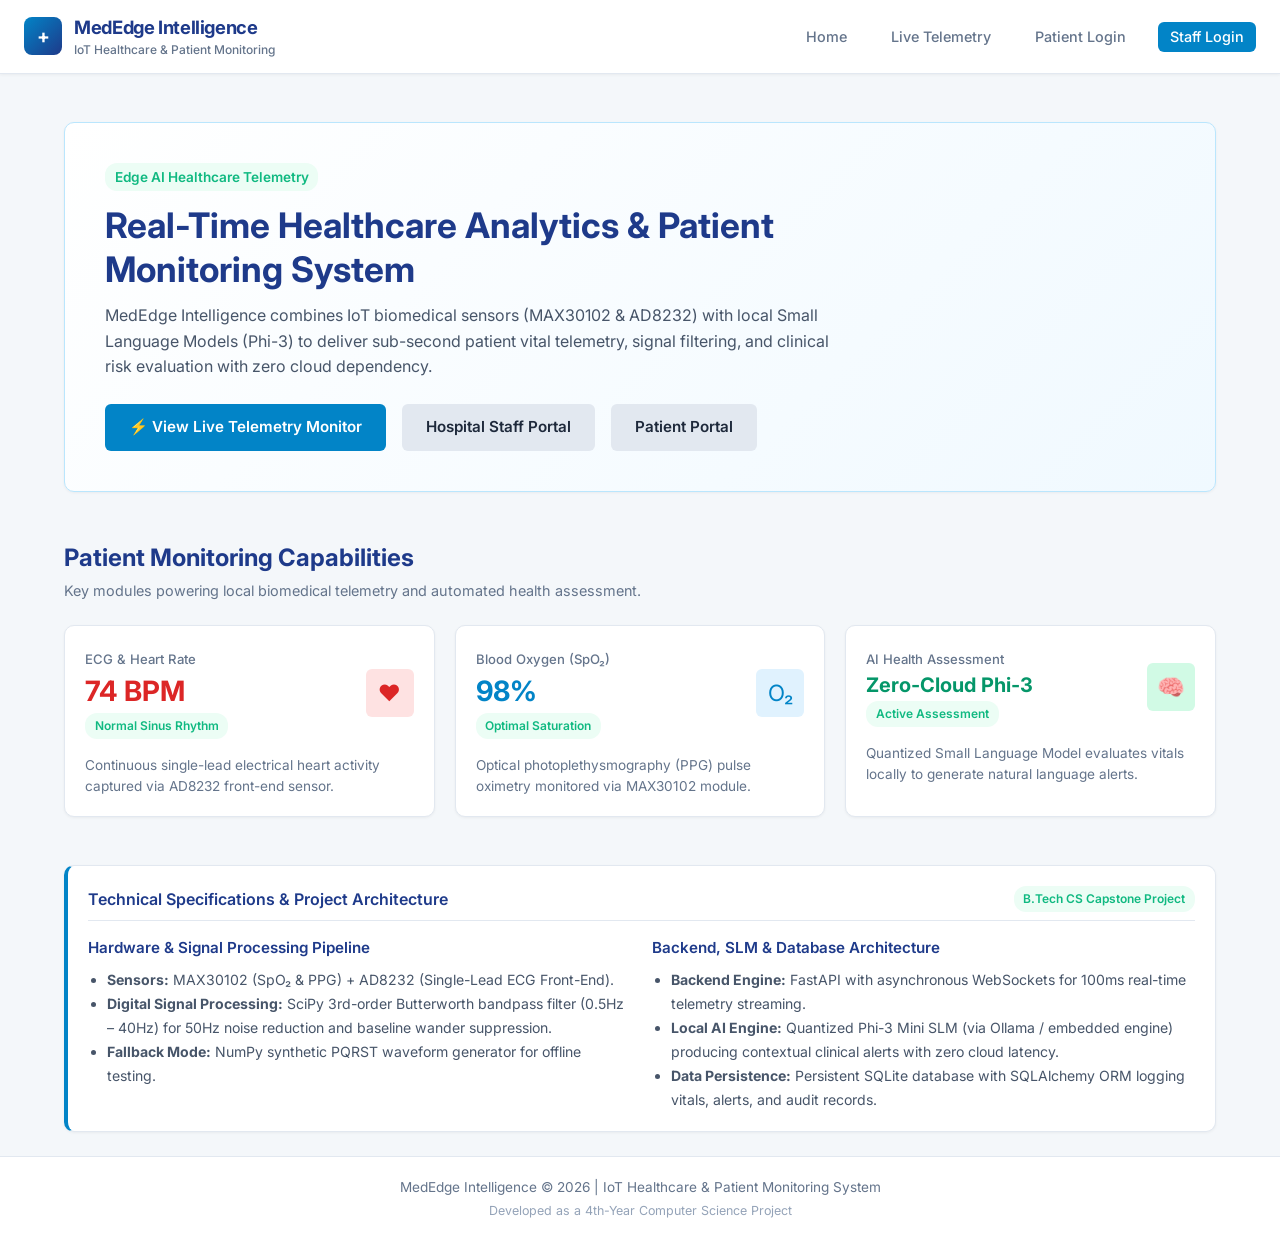
<file: static/index.html>
<!DOCTYPE html>
<html lang="en">
<head>
  <meta charset="UTF-8">
  <meta name="viewport" content="width=device-width, initial-scale=1.0">
  <title>MedEdge Intelligence | IoT Healthcare & Patient Monitoring</title>
  <link rel="stylesheet" href="/static/css/style.css">
  <link rel="preconnect" href="https://fonts.googleapis.com">
  <link rel="preconnect" href="https://fonts.gstatic.com" crossorigin>
  <link href="https://fonts.googleapis.com/css2?family=Inter:wght@400;500;600;700&display=swap" rel="stylesheet">
</head>
<body>

  <!-- Top Navigation Bar -->
  <header class="navbar">
    <a href="/" class="brand-container">
      <div class="brand-icon">+</div>
      <div class="brand-text-group">
        <span class="brand-title">MedEdge Intelligence</span>
        <span class="brand-subtitle">IoT Healthcare & Patient Monitoring</span>
      </div>
    </a>

    <ul class="nav-links" id="nav-actions">
      <!-- Populated dynamically by app.js -->
    </ul>
  </header>

  <!-- Hero Banner -->
  <section class="container" style="margin-top: 1.5rem;">
    <div class="card" style="padding: 2.5rem; background: linear-gradient(135deg, #FFFFFF 0%, #F0F9FF 100%); border-color: #BAE6FD;">
      <div style="max-width: 750px;">
        <span class="badge badge-normal" style="margin-bottom: 0.75rem; font-size: 0.85rem;">Edge AI Healthcare Telemetry</span>
        <h1 style="font-size: 2.2rem; font-weight: 700; color: #1E3A8A; line-height: 1.25; margin-bottom: 0.75rem;">
          Real-Time Healthcare Analytics & Patient Monitoring System
        </h1>
        <p style="font-size: 1rem; color: #475569; margin-bottom: 1.5rem; line-height: 1.6;">
          MedEdge Intelligence combines IoT biomedical sensors (MAX30102 & AD8232) with local Small Language Models (Phi-3) to deliver sub-second patient vital telemetry, signal filtering, and clinical risk evaluation with zero cloud dependency.
        </p>

        <div style="display: flex; gap: 1rem; flex-wrap: wrap;">
          <a href="/telemetry" class="btn btn-primary" style="padding: 0.75rem 1.5rem; font-size: 0.95rem;">
            ⚡ View Live Telemetry Monitor
          </a>
          <a href="/login" class="btn btn-secondary" style="padding: 0.75rem 1.5rem; font-size: 0.95rem;">
            Hospital Staff Portal
          </a>
          <a href="/patient-login" class="btn btn-secondary" style="padding: 0.75rem 1.5rem; font-size: 0.95rem;">
            Patient Portal
          </a>
        </div>
      </div>
    </div>
  </section>

  <!-- Core System Overview Grid -->
  <section class="container">
    <div class="page-title-block">
      <h2 class="page-title">Patient Monitoring Capabilities</h2>
      <p class="page-desc">Key modules powering local biomedical telemetry and automated health assessment.</p>
    </div>

    <div class="grid-3">
      <!-- Card 1: Heart Rate & ECG -->
      <div class="card">
        <div class="vital-card">
          <div>
            <span class="vital-label">ECG & Heart Rate</span>
            <div class="vital-value" style="color: #DC2626;">74 BPM</div>
            <span class="badge badge-normal">Normal Sinus Rhythm</span>
          </div>
          <div class="vital-icon red">♥</div>
        </div>
        <p style="font-size: 0.85rem; color: #64748B; margin-top: 1rem;">
          Continuous single-lead electrical heart activity captured via AD8232 front-end sensor.
        </p>
      </div>

      <!-- Card 2: Blood Oxygen -->
      <div class="card">
        <div class="vital-card">
          <div>
            <span class="vital-label">Blood Oxygen (SpO₂)</span>
            <div class="vital-value" style="color: #0284C7;">98%</div>
            <span class="badge badge-normal">Optimal Saturation</span>
          </div>
          <div class="vital-icon blue">O₂</div>
        </div>
        <p style="font-size: 0.85rem; color: #64748B; margin-top: 1rem;">
          Optical photoplethysmography (PPG) pulse oximetry monitored via MAX30102 module.
        </p>
      </div>

      <!-- Card 3: AI Assessment -->
      <div class="card">
        <div class="vital-card">
          <div>
            <span class="vital-label">AI Health Assessment</span>
            <div class="vital-value" style="font-size: 1.25rem; color: #059669;">Zero-Cloud Phi-3</div>
            <span class="badge badge-normal">Active Assessment</span>
          </div>
          <div class="vital-icon green">🧠</div>
        </div>
        <p style="font-size: 0.85rem; color: #64748B; margin-top: 1rem;">
          Quantized Small Language Model evaluates vitals locally to generate natural language alerts.
        </p>
      </div>
    </div>
  </section>

  <!-- Technical Project Specifications (B.Tech Computer Science Portfolio Section) -->
  <section class="container">
    <div class="card" style="background-color: #FFFFFF; border-left: 4px solid #0284C7;">
      <div class="card-header">
        <h3 class="card-title">Technical Specifications & Project Architecture</h3>
        <span class="badge badge-normal">B.Tech CS Capstone Project</span>
      </div>

      <div class="grid-2" style="margin-top: 1rem;">
        <div>
          <h4 style="font-size: 0.95rem; font-weight: 600; color: #1E3A8A; margin-bottom: 0.5rem;">Hardware & Signal Processing Pipeline</h4>
          <ul style="font-size: 0.88rem; color: #475569; padding-left: 1.2rem; line-height: 1.7;">
            <li><strong>Sensors:</strong> MAX30102 (SpO₂ & PPG) + AD8232 (Single-Lead ECG Front-End).</li>
            <li><strong>Digital Signal Processing:</strong> SciPy 3rd-order Butterworth bandpass filter (0.5Hz – 40Hz) for 50Hz noise reduction and baseline wander suppression.</li>
            <li><strong>Fallback Mode:</strong> NumPy synthetic PQRST waveform generator for offline testing.</li>
          </ul>
        </div>

        <div>
          <h4 style="font-size: 0.95rem; font-weight: 600; color: #1E3A8A; margin-bottom: 0.5rem;">Backend, SLM & Database Architecture</h4>
          <ul style="font-size: 0.88rem; color: #475569; padding-left: 1.2rem; line-height: 1.7;">
            <li><strong>Backend Engine:</strong> FastAPI with asynchronous WebSockets for 100ms real-time telemetry streaming.</li>
            <li><strong>Local AI Engine:</strong> Quantized Phi-3 Mini SLM (via Ollama / embedded engine) producing contextual clinical alerts with zero cloud latency.</li>
            <li><strong>Data Persistence:</strong> Persistent SQLite database with SQLAlchemy ORM logging vitals, alerts, and audit records.</li>
          </ul>
        </div>
      </div>
    </div>
  </section>

  <!-- Footer -->
  <footer>
    <p>MedEdge Intelligence &copy; 2026 | IoT Healthcare & Patient Monitoring System</p>
    <p style="font-size: 0.78rem; color: #94A3B8; margin-top: 0.25rem;">Developed as a 4th-Year Computer Science Project</p>
  </footer>

  <script src="/static/js/app.js"></script>
</body>
</html>
</file>
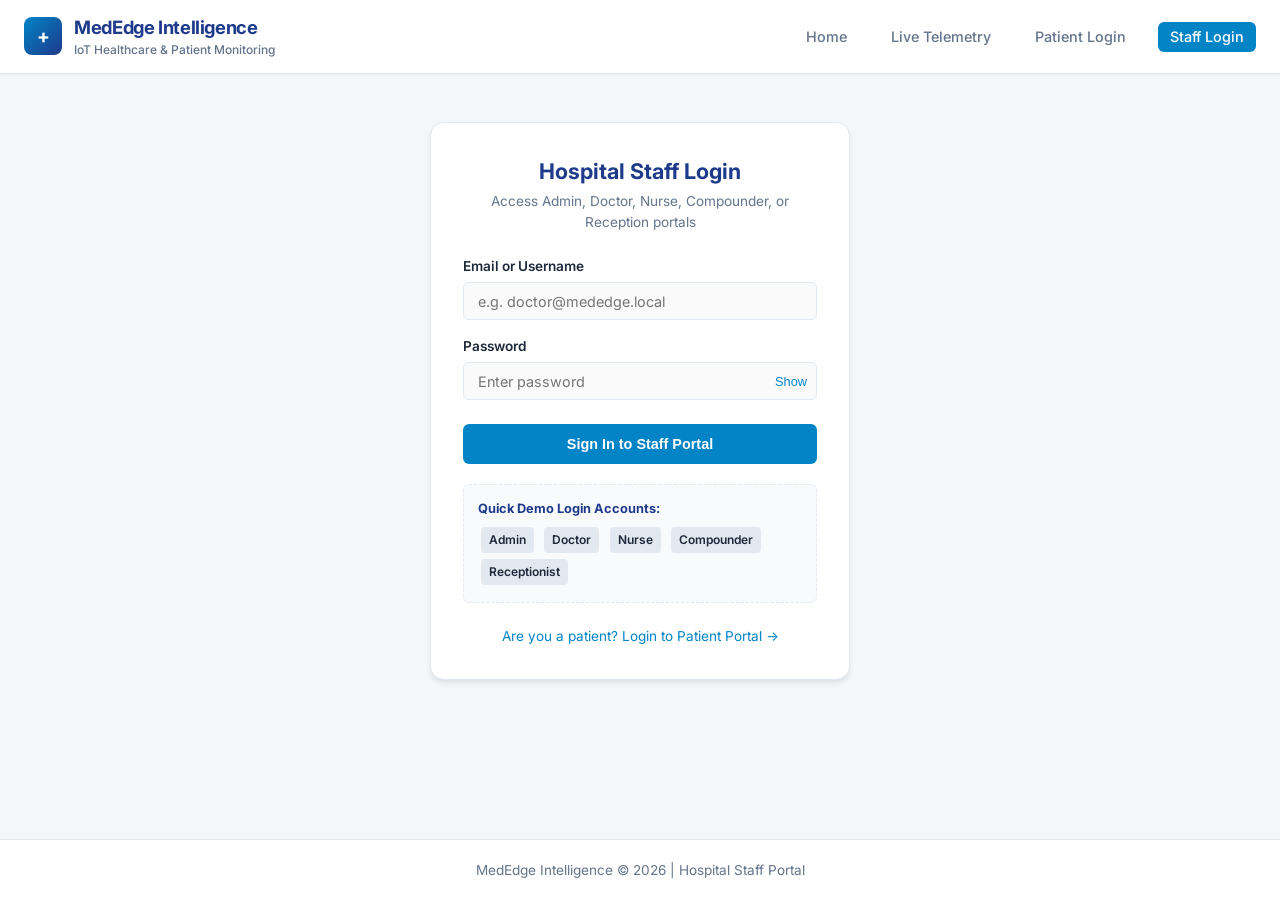
<file: static/login.html>
<!DOCTYPE html>
<html lang="en">
<head>
  <meta charset="UTF-8">
  <meta name="viewport" content="width=device-width, initial-scale=1.0">
  <title>Hospital Staff Login | MedEdge Intelligence</title>
  <link rel="stylesheet" href="/static/css/style.css">
  <link rel="preconnect" href="https://fonts.googleapis.com">
  <link href="https://fonts.googleapis.com/css2?family=Inter:wght@400;500;600;700&display=swap" rel="stylesheet">
</head>
<body>

  <header class="navbar">
    <a href="/" class="brand-container">
      <div class="brand-icon">+</div>
      <div class="brand-text-group">
        <span class="brand-title">MedEdge Intelligence</span>
        <span class="brand-subtitle">IoT Healthcare & Patient Monitoring</span>
      </div>
    </a>
    <ul class="nav-links" id="nav-actions"></ul>
  </header>

  <div class="auth-wrapper">
    <div class="auth-card">
      <div class="auth-header">
        <h2 class="auth-title">Hospital Staff Login</h2>
        <p class="auth-subtitle">Access Admin, Doctor, Nurse, Compounder, or Reception portals</p>
      </div>

      <div id="error-alert" class="alert-box critical" style="display: none; padding: 0.65rem; margin-bottom: 1rem;">
        <span id="error-msg" class="alert-desc" style="color: #DC2626; font-weight: 500;"></span>
      </div>

      <form id="staff-login-form">
        <div class="form-group">
          <label class="form-label" for="username_or_email">Email or Username</label>
          <input type="text" id="username_or_email" class="form-control" placeholder="e.g. doctor@mededge.local" required>
        </div>

        <div class="form-group">
          <label class="form-label" for="password">Password</label>
          <div style="position: relative;">
            <input type="password" id="password" class="form-control" placeholder="Enter password" required>
            <button type="button" onclick="togglePasswordVisibility()" style="position: absolute; right: 10px; top: 50%; transform: translateY(-50%); background: none; border: none; font-size: 0.8rem; color: #0284C7; cursor: pointer;">Show</button>
          </div>
        </div>

        <button type="submit" class="btn btn-primary" style="width: 100%; margin-top: 0.5rem; padding: 0.75rem;">
          Sign In to Staff Portal
        </button>
      </form>

      <!-- Quick Demo Login Credentials Selector -->
      <div class="demo-accounts-box">
        <strong style="color: #1E3A8A; display: block; margin-bottom: 0.35rem;">Quick Demo Login Accounts:</strong>
        <div>
          <span class="demo-btn" onclick="fillStaff('admin@mededge.local', 'admin123')">Admin</span>
          <span class="demo-btn" onclick="fillStaff('doctor@mededge.local', 'doctor123')">Doctor</span>
          <span class="demo-btn" onclick="fillStaff('nurse@mededge.local', 'nurse123')">Nurse</span>
          <span class="demo-btn" onclick="fillStaff('compounder@mededge.local', 'compounder123')">Compounder</span>
          <span class="demo-btn" onclick="fillStaff('reception@mededge.local', 'reception123')">Receptionist</span>
        </div>
      </div>

      <div style="text-align: center; margin-top: 1.25rem;">
        <a href="/patient-login" style="font-size: 0.85rem; color: #0284C7; text-decoration: none;">Are you a patient? Login to Patient Portal &rarr;</a>
      </div>
    </div>
  </div>

  <footer>
    <p>MedEdge Intelligence &copy; 2026 | Hospital Staff Portal</p>
  </footer>

  <script src="/static/js/app.js"></script>
  <script>
    function togglePasswordVisibility() {
      const pwd = document.getElementById("password");
      if (pwd.type === "password") pwd.type = "text";
      else pwd.type = "password";
    }

    function fillStaff(email, pass) {
      document.getElementById("username_or_email").value = email;
      document.getElementById("password").value = pass;
    }

    document.getElementById("staff-login-form").addEventListener("submit", async (e) => {
      e.preventDefault();
      const errBox = document.getElementById("error-alert");
      const errTxt = document.getElementById("error-msg");
      errBox.style.display = "none";

      const formData = new FormData();
      formData.append("username_or_email", document.getElementById("username_or_email").value);
      formData.append("password", document.getElementById("password").value);

      try {
        const resp = await fetch("/api/auth/login", {
          method: "POST",
          body: formData
        });
        const data = await resp.json();

        if (resp.ok) {
          localStorage.setItem("mededge_token", data.access_token);
          localStorage.setItem("mededge_role", data.role);
          localStorage.setItem("mededge_name", data.name);

          // Redirect to role-specific dashboard
          if (data.role === "ADMIN") window.location.href = "/admin";
          else if (data.role === "DOCTOR") window.location.href = "/doctor";
          else if (data.role === "NURSE") window.location.href = "/nurse";
          else if (data.role === "COMPOUNDER") window.location.href = "/compounder";
          else if (data.role === "RECEPTIONIST") window.location.href = "/reception";
          else window.location.href = "/";
        } else {
          errTxt.innerText = data.detail || "Invalid email or password.";
          errBox.style.display = "block";
        }
      } catch (err) {
        errTxt.innerText = "Network error. Please try again.";
        errBox.style.display = "block";
      }
    });
  </script>
</body>
</html>
</file>
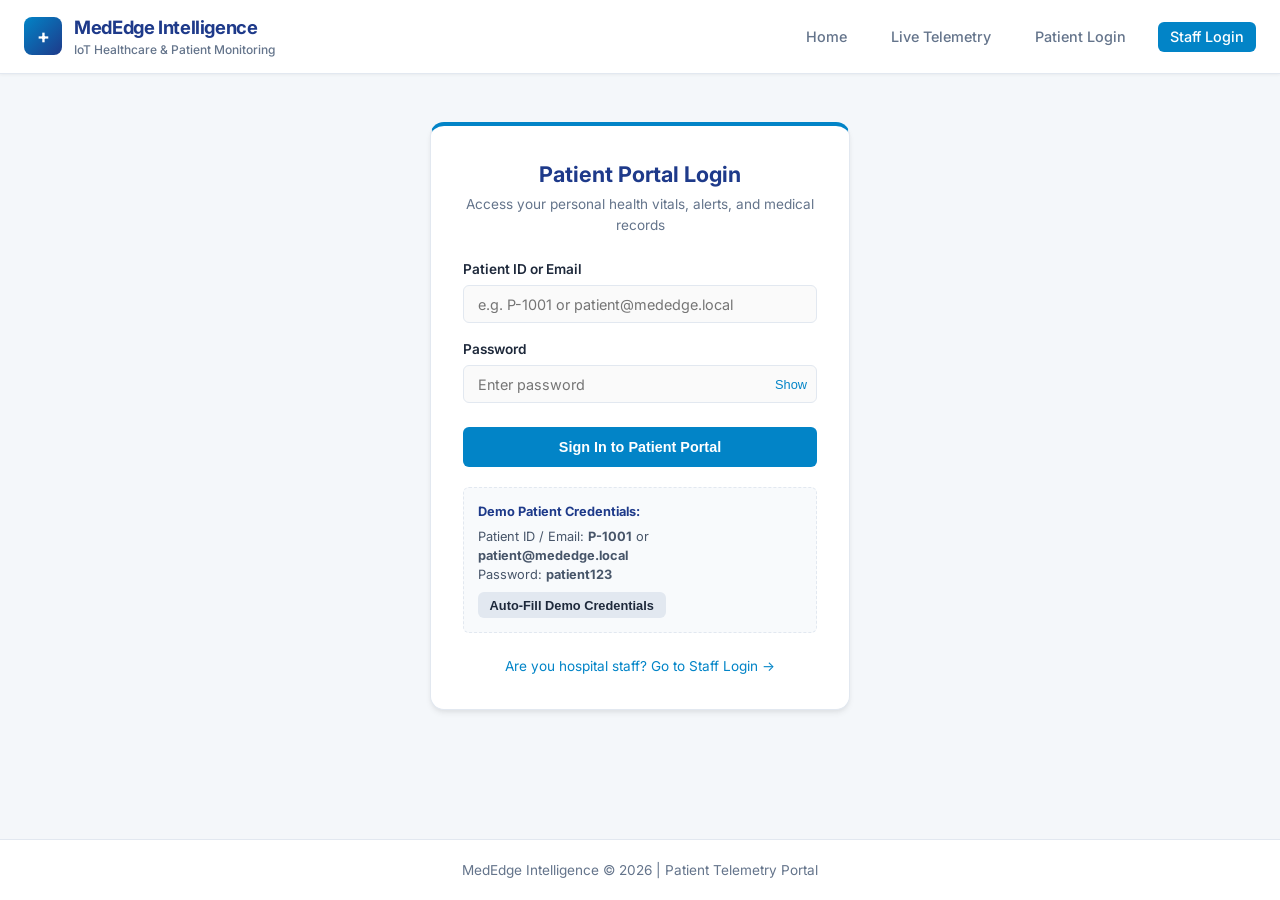
<file: static/patient-login.html>
<!DOCTYPE html>
<html lang="en">
<head>
  <meta charset="UTF-8">
  <meta name="viewport" content="width=device-width, initial-scale=1.0">
  <title>Patient Portal Login | MedEdge Intelligence</title>
  <link rel="stylesheet" href="/static/css/style.css">
  <link rel="preconnect" href="https://fonts.googleapis.com">
  <link href="https://fonts.googleapis.com/css2?family=Inter:wght@400;500;600;700&display=swap" rel="stylesheet">
</head>
<body>

  <header class="navbar">
    <a href="/" class="brand-container">
      <div class="brand-icon">+</div>
      <div class="brand-text-group">
        <span class="brand-title">MedEdge Intelligence</span>
        <span class="brand-subtitle">IoT Healthcare & Patient Monitoring</span>
      </div>
    </a>
    <ul class="nav-links" id="nav-actions"></ul>
  </header>

  <div class="auth-wrapper">
    <div class="auth-card" style="border-top: 4px solid #0284C7;">
      <div class="auth-header">
        <h2 class="auth-title">Patient Portal Login</h2>
        <p class="auth-subtitle">Access your personal health vitals, alerts, and medical records</p>
      </div>

      <div id="error-alert" class="alert-box critical" style="display: none; padding: 0.65rem; margin-bottom: 1rem;">
        <span id="error-msg" class="alert-desc" style="color: #DC2626; font-weight: 500;"></span>
      </div>

      <form id="patient-login-form">
        <div class="form-group">
          <label class="form-label" for="patient_id_or_email">Patient ID or Email</label>
          <input type="text" id="patient_id_or_email" class="form-control" placeholder="e.g. P-1001 or patient@mededge.local" required>
        </div>

        <div class="form-group">
          <label class="form-label" for="password">Password</label>
          <div style="position: relative;">
            <input type="password" id="password" class="form-control" placeholder="Enter password" required>
            <button type="button" onclick="togglePasswordVisibility()" style="position: absolute; right: 10px; top: 50%; transform: translateY(-50%); background: none; border: none; font-size: 0.8rem; color: #0284C7; cursor: pointer;">Show</button>
          </div>
        </div>

        <button type="submit" class="btn btn-primary" style="width: 100%; margin-top: 0.5rem; padding: 0.75rem; background-color: #0284C7;">
          Sign In to Patient Portal
        </button>
      </form>

      <div class="demo-accounts-box">
        <strong style="color: #1E3A8A; display: block; margin-bottom: 0.35rem;">Demo Patient Credentials:</strong>
        <p style="font-size: 0.8rem; color: #475569;">
          Patient ID / Email: <strong>P-1001</strong> or <strong>patient@mededge.local</strong><br>
          Password: <strong>patient123</strong>
        </p>
        <button type="button" class="btn btn-secondary btn-sm" style="margin-top: 0.5rem;" onclick="fillDemoPatient()">Auto-Fill Demo Credentials</button>
      </div>

      <div style="text-align: center; margin-top: 1.25rem;">
        <a href="/login" style="font-size: 0.85rem; color: #0284C7; text-decoration: none;">Are you hospital staff? Go to Staff Login &rarr;</a>
      </div>
    </div>
  </div>

  <footer>
    <p>MedEdge Intelligence &copy; 2026 | Patient Telemetry Portal</p>
  </footer>

  <script src="/static/js/app.js"></script>
  <script>
    function togglePasswordVisibility() {
      const pwd = document.getElementById("password");
      if (pwd.type === "password") pwd.type = "text";
      else pwd.type = "password";
    }

    function fillDemoPatient() {
      document.getElementById("patient_id_or_email").value = "P-1001";
      document.getElementById("password").value = "patient123";
    }

    document.getElementById("patient-login-form").addEventListener("submit", async (e) => {
      e.preventDefault();
      const errBox = document.getElementById("error-alert");
      const errTxt = document.getElementById("error-msg");
      errBox.style.display = "none";

      const formData = new FormData();
      formData.append("patient_id_or_email", document.getElementById("patient_id_or_email").value);
      formData.append("password", document.getElementById("password").value);

      try {
        const resp = await fetch("/api/auth/patient-login", {
          method: "POST",
          body: formData
        });
        const data = await resp.json();

        if (resp.ok) {
          localStorage.setItem("mededge_token", data.access_token);
          localStorage.setItem("mededge_role", data.role);
          localStorage.setItem("mededge_name", data.name);
          window.location.href = "/patient/dashboard";
        } else {
          errTxt.innerText = data.detail || "Invalid Patient ID/Email or password.";
          errBox.style.display = "block";
        }
      } catch (err) {
        errTxt.innerText = "Network connection failed. Please try again.";
        errBox.style.display = "block";
      }
    });
  </script>
</body>
</html>
</file>
<file: static/css/style.css>
/* 
   MedEdge Intelligence - Patient Monitoring & Healthcare Management System
   Student-built, clean, light-themed healthcare dashboard styling.
*/

:root {
  --bg-main: #F4F7FA;
  --bg-card: #FFFFFF;
  --text-primary: #1E293B;
  --text-secondary: #64748B;
  --text-muted: #94A3B8;
  --primary: #0284C7;
  --primary-hover: #0369A1;
  --primary-dark: #1E3A8A;
  --accent-light: #E0F2FE;
  --border-color: #E2E8F0;
  
  /* Status Colors */
  --status-normal: #10B981;
  --status-normal-bg: #ECFDF5;
  --status-warning: #F59E0B;
  --status-warning-bg: #FFFBEB;
  --status-critical: #EF4444;
  --status-critical-bg: #FEF2F2;

  --shadow-sm: 0 1px 3px rgba(0,0,0,0.05);
  --shadow-md: 0 4px 6px -1px rgba(0,0,0,0.07), 0 2px 4px -1px rgba(0,0,0,0.04);
  --radius-sm: 6px;
  --radius-md: 10px;
  --radius-lg: 14px;

  --font-sans: 'Inter', -apple-system, BlinkMacSystemFont, "Segoe UI", Roboto, sans-serif;
}

* {
  box-sizing: border-box;
  margin: 0;
  padding: 0;
}

body {
  font-family: var(--font-sans);
  background-color: var(--bg-main);
  color: var(--text-primary);
  line-height: 1.5;
  min-height: 100vh;
  display: flex;
  flex-direction: column;
}

/* Header & Top Navigation */
.navbar {
  background-color: #FFFFFF;
  border-bottom: 1px solid var(--border-color);
  padding: 0.85rem 1.5rem;
  display: flex;
  align-items: center;
  justify-content: space-between;
  position: sticky;
  top: 0;
  z-index: 100;
  box-shadow: var(--shadow-sm);
}

.brand-container {
  display: flex;
  align-items: center;
  gap: 0.75rem;
  text-decoration: none;
}

.brand-icon {
  width: 38px;
  height: 38px;
  background: linear-gradient(135deg, #0284C7, #1E3A8A);
  color: white;
  border-radius: 8px;
  display: flex;
  align-items: center;
  justify-content: center;
  font-weight: 700;
  font-size: 1.2rem;
}

.brand-text-group {
  display: flex;
  flex-direction: column;
}

.brand-title {
  font-size: 1.15rem;
  font-weight: 700;
  color: var(--primary-dark);
  letter-spacing: -0.02em;
}

.brand-subtitle {
  font-size: 0.75rem;
  color: var(--text-secondary);
  font-weight: 500;
}

.nav-links {
  display: flex;
  align-items: center;
  gap: 1.25rem;
  list-style: none;
}

.nav-item a {
  text-decoration: none;
  color: var(--text-secondary);
  font-size: 0.9rem;
  font-weight: 500;
  padding: 0.4rem 0.75rem;
  border-radius: var(--radius-sm);
  transition: all 0.2s ease;
}

.nav-item a:hover, .nav-item a.active {
  color: var(--primary);
  background-color: var(--accent-light);
}

.btn-nav-primary {
  background-color: var(--primary);
  color: white !important;
}

.btn-nav-primary:hover {
  background-color: var(--primary-hover) !important;
}

.user-badge {
  display: inline-flex;
  align-items: center;
  gap: 0.5rem;
  background-color: var(--accent-light);
  color: var(--primary-dark);
  padding: 0.3rem 0.75rem;
  border-radius: 20px;
  font-size: 0.82rem;
  font-weight: 600;
}

/* Page Layout Containers */
.container {
  max-width: 1200px;
  width: 100%;
  margin: 0 auto;
  padding: 1.5rem;
  flex: 1;
}

.page-title-block {
  margin-bottom: 1.5rem;
}

.page-title {
  font-size: 1.5rem;
  font-weight: 700;
  color: var(--primary-dark);
}

.page-desc {
  font-size: 0.9rem;
  color: var(--text-secondary);
  margin-top: 0.25rem;
}

/* Grid Layouts */
.grid-2 {
  display: grid;
  grid-template-columns: repeat(2, 1fr);
  gap: 1.25rem;
}

.grid-3 {
  display: grid;
  grid-template-columns: repeat(3, 1fr);
  gap: 1.25rem;
}

.grid-4 {
  display: grid;
  grid-template-columns: repeat(4, 1fr);
  gap: 1.25rem;
}

/* Card Styling */
.card {
  background-color: var(--bg-card);
  border: 1px solid var(--border-color);
  border-radius: var(--radius-md);
  padding: 1.25rem;
  box-shadow: var(--shadow-sm);
  transition: transform 0.2s ease, box-shadow 0.2s ease;
}

.card:hover {
  box-shadow: var(--shadow-md);
}

.card-header {
  display: flex;
  align-items: center;
  justify-content: space-between;
  margin-bottom: 1rem;
  padding-bottom: 0.5rem;
  border-bottom: 1px solid var(--border-color);
}

.card-title {
  font-size: 1rem;
  font-weight: 600;
  color: var(--primary-dark);
}

/* Vital Metric Cards */
.vital-card {
  display: flex;
  align-items: center;
  justify-content: space-between;
}

.vital-icon {
  width: 48px;
  height: 48px;
  border-radius: var(--radius-sm);
  display: flex;
  align-items: center;
  justify-content: center;
  font-size: 1.4rem;
}

.vital-icon.red { background-color: #FEE2E2; color: #DC2626; }
.vital-icon.blue { background-color: #E0F2FE; color: #0284C7; }
.vital-icon.green { background-color: #D1FAE5; color: #059669; }

.vital-value {
  font-size: 1.75rem;
  font-weight: 700;
  color: var(--text-primary);
}

.vital-label {
  font-size: 0.82rem;
  color: var(--text-secondary);
  font-weight: 500;
}

.badge {
  display: inline-block;
  padding: 0.25rem 0.6rem;
  border-radius: 12px;
  font-size: 0.75rem;
  font-weight: 600;
}

.badge-normal { background-color: var(--status-normal-bg); color: var(--status-normal); }
.badge-warning { background-color: var(--status-warning-bg); color: var(--status-warning); }
.badge-critical { background-color: var(--status-critical-bg); color: var(--status-critical); }

/* Forms & Controls */
.form-group {
  margin-bottom: 1rem;
}

.form-label {
  display: block;
  font-size: 0.85rem;
  font-weight: 600;
  color: var(--text-primary);
  margin-bottom: 0.35rem;
}

.form-control {
  width: 100%;
  padding: 0.6rem 0.85rem;
  border: 1px solid var(--border-color);
  border-radius: var(--radius-sm);
  font-size: 0.9rem;
  font-family: inherit;
  background-color: #FAFAFA;
  transition: border 0.2s ease;
}

.form-control:focus {
  outline: none;
  border-color: var(--primary);
  background-color: #FFFFFF;
}

.btn {
  display: inline-flex;
  align-items: center;
  justify-content: center;
  gap: 0.5rem;
  padding: 0.6rem 1.2rem;
  border-radius: var(--radius-sm);
  font-size: 0.9rem;
  font-weight: 600;
  cursor: pointer;
  border: none;
  transition: all 0.2s ease;
  text-decoration: none;
}

.btn-primary {
  background-color: var(--primary);
  color: white;
}

.btn-primary:hover {
  background-color: var(--primary-hover);
}

.btn-secondary {
  background-color: #E2E8F0;
  color: var(--text-primary);
}

.btn-secondary:hover {
  background-color: #CBD5E1;
}

.btn-danger {
  background-color: #EF4444;
  color: white;
}

.btn-danger:hover {
  background-color: #DC2626;
}

.btn-sm {
  padding: 0.35rem 0.75rem;
  font-size: 0.8rem;
}

/* Tables */
.table-container {
  overflow-x: auto;
  border-radius: var(--radius-md);
  border: 1px solid var(--border-color);
}

.custom-table {
  width: 100%;
  border-collapse: collapse;
  background-color: var(--bg-card);
  text-align: left;
  font-size: 0.88rem;
}

.custom-table th {
  background-color: #F8FAFC;
  padding: 0.75rem 1rem;
  font-weight: 600;
  color: var(--text-secondary);
  border-bottom: 1px solid var(--border-color);
}

.custom-table td {
  padding: 0.75rem 1rem;
  border-bottom: 1px solid var(--border-color);
  color: var(--text-primary);
}

.custom-table tr:hover {
  background-color: #F8FAFC;
}

/* Sidebar Layout for Admin Dashboard */
.admin-layout {
  display: flex;
  min-height: calc(100vh - 70px);
}

.sidebar {
  width: 240px;
  background-color: #FFFFFF;
  border-right: 1px solid var(--border-color);
  padding: 1.25rem;
  display: flex;
  flex-direction: column;
  gap: 0.5rem;
}

.sidebar-link {
  display: flex;
  align-items: center;
  gap: 0.75rem;
  padding: 0.65rem 0.85rem;
  border-radius: var(--radius-sm);
  color: var(--text-secondary);
  text-decoration: none;
  font-size: 0.9rem;
  font-weight: 500;
  transition: all 0.2s ease;
  cursor: pointer;
}

.sidebar-link:hover, .sidebar-link.active {
  background-color: var(--accent-light);
  color: var(--primary);
}

.admin-main {
  flex: 1;
  padding: 1.5rem;
  background-color: var(--bg-main);
}

/* AI Insight Alert Panel */
.alert-box {
  border-left: 4px solid var(--primary);
  background-color: #F0F9FF;
  padding: 1rem;
  border-radius: var(--radius-sm);
  margin-bottom: 1rem;
}

.alert-box.critical {
  border-left-color: var(--status-critical);
  background-color: var(--status-critical-bg);
}

.alert-box.warning {
  border-left-color: var(--status-warning);
  background-color: var(--status-warning-bg);
}

.alert-title {
  font-weight: 700;
  font-size: 0.95rem;
  margin-bottom: 0.35rem;
}

.alert-desc {
  font-size: 0.88rem;
  color: var(--text-primary);
}

/* Auth Center Box */
.auth-wrapper {
  display: flex;
  align-items: center;
  justify-content: center;
  padding: 3rem 1rem;
}

.auth-card {
  width: 100%;
  max-width: 420px;
  background-color: white;
  border: 1px solid var(--border-color);
  border-radius: var(--radius-lg);
  padding: 2rem;
  box-shadow: var(--shadow-md);
}

.auth-header {
  text-align: center;
  margin-bottom: 1.5rem;
}

.auth-title {
  font-size: 1.35rem;
  font-weight: 700;
  color: var(--primary-dark);
}

.auth-subtitle {
  font-size: 0.85rem;
  color: var(--text-secondary);
  margin-top: 0.25rem;
}

/* Quick Demo Login Credentials Box */
.demo-accounts-box {
  background-color: #F8FAFC;
  border: 1px dashed var(--border-color);
  padding: 0.85rem;
  border-radius: var(--radius-sm);
  margin-top: 1.25rem;
  font-size: 0.8rem;
}

.demo-btn {
  display: inline-block;
  background-color: #E2E8F0;
  padding: 0.25rem 0.5rem;
  border-radius: 4px;
  margin: 0.2rem;
  cursor: pointer;
  font-size: 0.75rem;
  font-weight: 600;
}

.demo-btn:hover {
  background-color: var(--accent-light);
  color: var(--primary);
}

/* Footer */
footer {
  background-color: #FFFFFF;
  border-top: 1px solid var(--border-color);
  padding: 1.25rem;
  text-align: center;
  font-size: 0.85rem;
  color: var(--text-secondary);
  margin-top: auto;
}

/* Responsive Rules */
@media (max-width: 900px) {
  .grid-2, .grid-3, .grid-4 {
    grid-template-columns: 1fr;
  }
  .admin-layout {
    flex-direction: column;
  }
  .sidebar {
    width: 100%;
    border-right: none;
    border-bottom: 1px solid var(--border-color);
    flex-direction: row;
    overflow-x: auto;
  }
}
</file>
